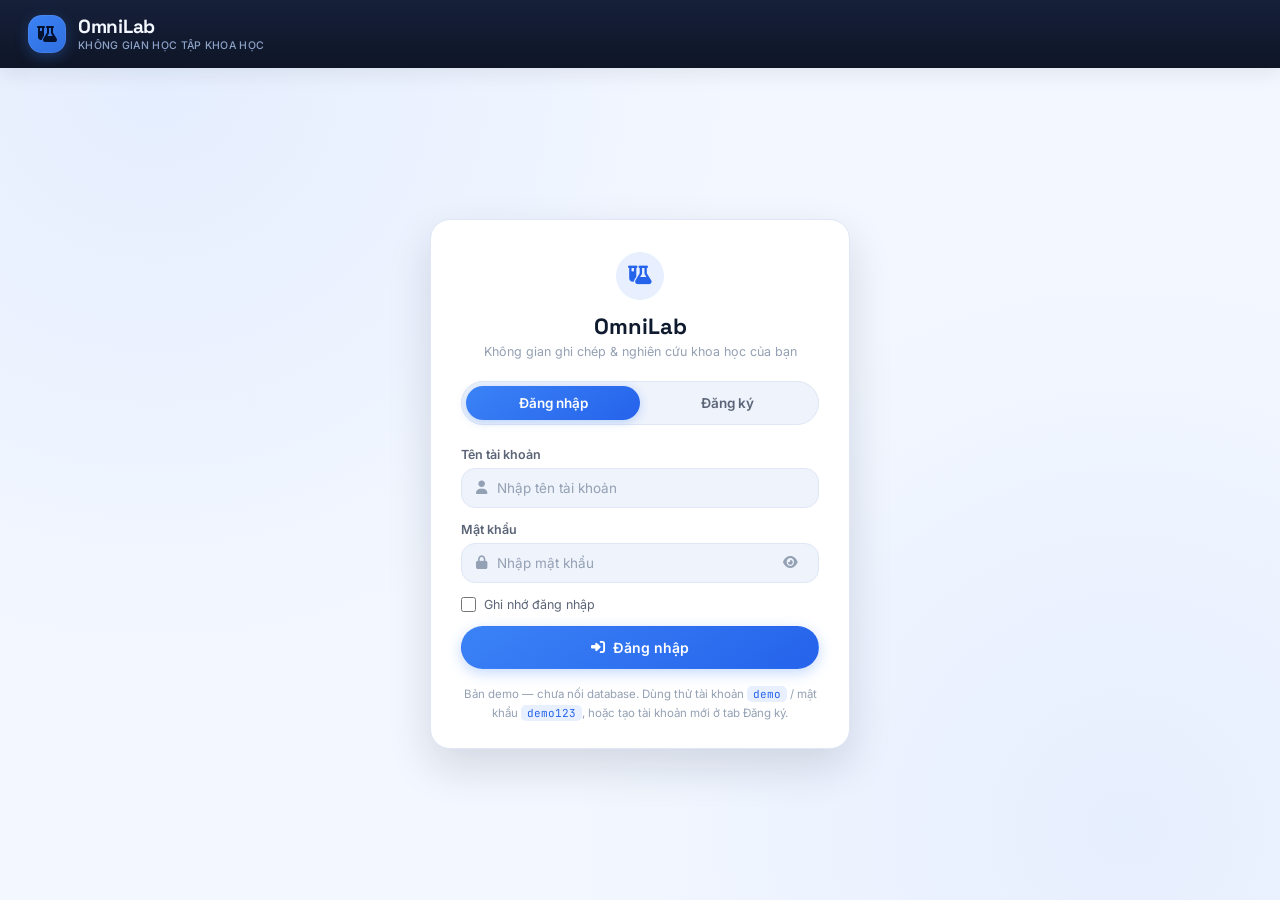
<file: home/home.html>
<!DOCTYPE html>
<html lang="vi">
<head>
    <meta charset="UTF-8">
    <meta name="viewport" content="width=device-width, initial-scale=1.0, maximum-scale=1.0">
    <title>OmniLab — Trang chủ</title>
    <meta name="description" content="OmniLab: nơi lưu trữ và tổ chức các ghi chú khoa học của bạn theo thư mục.">

    <link rel="preconnect" href="https://fonts.googleapis.com">
    <link rel="preconnect" href="https://fonts.gstatic.com" crossorigin>
    <link href="https://fonts.googleapis.com/css2?family=Space+Grotesk:wght@500;600;700&family=Inter:wght@300;400;500;600;700&family=JetBrains+Mono:wght@400;500;600;700&display=swap" rel="stylesheet">

    <link rel="stylesheet" href="https://cdnjs.cloudflare.com/ajax/libs/font-awesome/6.4.0/css/all.min.css">
    <link rel="stylesheet" href="home.css">

    <link rel="icon" href="data:image/svg+xml,%3Csvg xmlns='http://www.w3.org/2000/svg' viewBox='0 0 100 100'%3E%3Ctext y='.9em' font-size='90'%3E%F0%9F%A7%AA%3C/text%3E%3C/svg%3E">
</head>
<body>

    <!-- HEADER -->
    <header class="home-header">
        <a href="home.html" class="brand">
            <span class="logo-mark"><i class="fa-solid fa-flask-vial"></i></span>
            <div class="brand-text">
                <span class="logo-text">OmniLab</span>
                <span class="logo-tagline">Không gian học tập khoa học</span>
            </div>
        </a>

        <div class="header-user hidden" id="header-user">
            <span class="user-chip">
                <span class="user-avatar" id="user-avatar">?</span>
                <span class="user-name" id="user-name-label">—</span>
            </span>
            <button id="btn-logout" class="ghost-btn" title="Đăng xuất">
                <i class="fa-solid fa-right-from-bracket"></i><span>Đăng xuất</span>
            </button>
        </div>
    </header>

    <!-- ============================================================
         AUTH VIEW — Đăng nhập / Đăng ký (demo, chưa nối database)
         ============================================================ -->
    <main id="auth-view" class="auth-view">
        <div class="auth-card">
            <div class="auth-card-head">
                <span class="auth-badge"><i class="fa-solid fa-flask-vial"></i></span>
                <h1>OmniLab</h1>
                <p>Không gian ghi chép &amp; nghiên cứu khoa học của bạn</p>
            </div>

            <div class="auth-tabs" role="tablist">
                <button type="button" class="auth-tab active" data-tab="login" role="tab" aria-selected="true">Đăng nhập</button>
                <button type="button" class="auth-tab" data-tab="register" role="tab" aria-selected="false">Đăng ký</button>
                <span class="auth-tab-thumb" aria-hidden="true"></span>
            </div>

            <!-- LOGIN FORM -->
            <form id="login-form" class="auth-form active" novalidate>
                <label class="field">
                    <span class="field-label">Tên tài khoản</span>
                    <span class="field-input">
                        <i class="fa-solid fa-user"></i>
                        <input type="text" id="login-username" autocomplete="username" placeholder="Nhập tên tài khoản" required>
                    </span>
                </label>

                <label class="field">
                    <span class="field-label">Mật khẩu</span>
                    <span class="field-input">
                        <i class="fa-solid fa-lock"></i>
                        <input type="password" id="login-password" autocomplete="current-password" placeholder="Nhập mật khẩu" required>
                        <button type="button" class="field-eye" data-toggle-for="login-password" title="Hiện/ẩn mật khẩu"><i class="fa-solid fa-eye"></i></button>
                    </span>
                </label>

                <div class="field-row-between">
                    <label class="checkbox-row">
                        <input type="checkbox" id="login-remember">
                        <span>Ghi nhớ đăng nhập</span>
                    </label>
                </div>

                <p class="form-error" id="login-error"></p>

                <button type="submit" class="primary-btn full">
                    <i class="fa-solid fa-right-to-bracket"></i> Đăng nhập
                </button>

                <p class="auth-hint">
                    Bản demo — chưa nối database. Dùng thử tài khoản
                    <code>demo</code> / mật khẩu <code>demo123</code>, hoặc tạo tài khoản mới ở tab Đăng ký.
                </p>
            </form>

            <!-- REGISTER FORM -->
            <form id="register-form" class="auth-form" novalidate>
                <label class="field">
                    <span class="field-label">Tên tài khoản</span>
                    <span class="field-input">
                        <i class="fa-solid fa-user"></i>
                        <input type="text" id="reg-username" autocomplete="username" placeholder="VD: nguyenvana" required>
                    </span>
                </label>

                <label class="field">
                    <span class="field-label">Mật khẩu</span>
                    <span class="field-input">
                        <i class="fa-solid fa-lock"></i>
                        <input type="password" id="reg-password" autocomplete="new-password" placeholder="Tối thiểu 6 ký tự" required>
                        <button type="button" class="field-eye" data-toggle-for="reg-password" title="Hiện/ẩn mật khẩu"><i class="fa-solid fa-eye"></i></button>
                    </span>
                </label>

                <label class="field">
                    <span class="field-label">Xác nhận mật khẩu</span>
                    <span class="field-input">
                        <i class="fa-solid fa-lock"></i>
                        <input type="password" id="reg-confirm" autocomplete="new-password" placeholder="Nhập lại mật khẩu" required>
                        <button type="button" class="field-eye" data-toggle-for="reg-confirm" title="Hiện/ẩn mật khẩu"><i class="fa-solid fa-eye"></i></button>
                    </span>
                </label>

                <div class="field-2col">
                    <label class="field">
                        <span class="field-label">Số điện thoại</span>
                        <span class="field-input">
                            <i class="fa-solid fa-phone"></i>
                            <input type="tel" id="reg-phone" autocomplete="tel" placeholder="09xxxxxxxx" required>
                        </span>
                    </label>

                    <label class="field">
                        <span class="field-label">Ngày sinh</span>
                        <span class="field-input">
                            <i class="fa-solid fa-cake-candles"></i>
                            <input type="date" id="reg-dob" autocomplete="bday" required>
                        </span>
                    </label>
                </div>

                <p class="form-error" id="register-error"></p>

                <button type="submit" class="primary-btn full">
                    <i class="fa-solid fa-user-plus"></i> Tạo tài khoản
                </button>

                <p class="auth-hint">
                    Thông tin đăng ký hiện được lưu tạm trên trình duyệt của bạn (demo) — sẽ được thay bằng cơ sở dữ liệu thật sau.
                </p>
            </form>
        </div>
    </main>

    <!-- ============================================================
         DASHBOARD VIEW — Thư mục &amp; các ghi chú đã lưu (demo)
         ============================================================ -->
    <main id="dashboard-view" class="dashboard-view hidden">
        <div class="dashboard-inner">

            <div class="stats-row">
                <div class="stat-card">
                    <span class="stat-icon accent"><i class="fa-solid fa-folder-open"></i></span>
                    <div>
                        <span class="stat-value" id="stat-folders">0</span>
                        <span class="stat-label">Thư mục</span>
                    </div>
                </div>
                <div class="stat-card">
                    <span class="stat-icon green"><i class="fa-solid fa-file-lines"></i></span>
                    <div>
                        <span class="stat-value" id="stat-files">0</span>
                        <span class="stat-label">Ghi chú đã lưu</span>
                    </div>
                </div>
                <div class="stat-card">
                    <span class="stat-icon amber"><i class="fa-solid fa-clock-rotate-left"></i></span>
                    <div>
                        <span class="stat-value" id="stat-recent">—</span>
                        <span class="stat-label">Cập nhật gần nhất</span>
                    </div>
                </div>
                <div class="stat-card">
                    <span class="stat-icon muted"><i class="fa-solid fa-database"></i></span>
                    <div>
                        <span class="stat-value" id="stat-storage">0 KB</span>
                        <span class="stat-label">Dung lượng (demo)</span>
                    </div>
                </div>
            </div>

            <div class="dashboard-toolbar">
                <nav class="breadcrumb" id="breadcrumb" aria-label="Đường dẫn thư mục">
                    <button type="button" class="crumb" data-crumb="root"><i class="fa-solid fa-house"></i> Trang chủ</button>
                </nav>

                <div class="toolbar-actions">
                    <span class="field-input search-input">
                        <i class="fa-solid fa-magnifying-glass"></i>
                        <input type="text" id="search-input" placeholder="Tìm thư mục hoặc ghi chú…">
                    </span>
                    <button type="button" id="btn-new-folder" class="ghost-btn">
                        <i class="fa-solid fa-folder-plus"></i><span>Thư mục mới</span>
                    </button>
                    <button type="button" id="btn-new-note" class="primary-btn">
                        <i class="fa-solid fa-plus"></i><span>Ghi chú mới</span>
                    </button>
                </div>
            </div>

            <!-- Folder grid (root level) -->
            <section id="folder-grid" class="card-grid"></section>

            <!-- File grid (inside a folder) -->
            <section id="file-grid" class="card-grid hidden"></section>

            <div id="empty-state" class="empty-state hidden">
                <i class="fa-solid fa-inbox"></i>
                <p>Chưa có gì ở đây. Hãy tạo thư mục hoặc ghi chú mới để bắt đầu.</p>
            </div>
        </div>
    </main>

    <!-- Reusable name-prompt dialog (new folder / rename) -->
    <div id="prompt-modal" class="dialog-overlay hidden">
        <div class="dialog-box">
            <h3 id="prompt-title"><i class="fa-solid fa-folder-plus"></i> Thư mục mới</h3>
            <div class="dialog-field">
                <input type="text" id="prompt-input" placeholder="Nhập tên…" autocomplete="off" maxlength="60">
            </div>
            <div class="dialog-actions">
                <button class="dialog-btn ghost" id="prompt-cancel">Hủy</button>
                <button class="dialog-btn primary" id="prompt-ok">Lưu</button>
            </div>
        </div>
    </div>

    <!-- Reusable confirm dialog (delete) -->
    <div id="confirm-modal" class="dialog-overlay hidden">
        <div class="dialog-box">
            <h3 id="confirm-title"><i class="fa-solid fa-triangle-exclamation"></i> Xác nhận</h3>
            <p class="dialog-sub" id="confirm-message"></p>
            <div class="dialog-actions">
                <button class="dialog-btn ghost" id="confirm-cancel">Hủy</button>
                <button class="dialog-btn danger" id="confirm-ok">Xóa</button>
            </div>
        </div>
    </div>

    <div id="toast-stack" class="toast-stack" aria-live="polite"></div>

    <script src="home.js"></script>
</body>
</html>
</file>
<file: home/home.css>
/* ==========================================================================
   OMNILAB — TRANG CHỦ (Homepage) Design System
   Soft-blue, rounded, modern "scientific dashboard" look. Shares the type
   scale & shadow language of the workspace, but with a lighter blue accent.
   ========================================================================== */

:root {
    --ink-950: #0a0f1a;
    --ink-900: #0e1526;
    --ink-800: #16203a;
    --ink-700: #202b47;

    --paper: #f3f7ff;
    --paper-panel: #ffffff;
    --paper-sunken: #eef3fc;

    --accent: #3b82f6;          /* soft blue accent */
    --accent-hover: #2563eb;
    --accent-soft: #e8f0ff;
    --accent-glow: rgba(59, 130, 246, 0.30);

    --signal-green: #22c55e;
    --signal-amber: #f0a028;
    --signal-red: #e5484d;

    --text-ink: #101a2e;
    --text-muted: #5b6577;
    --text-faint: #94a0b3;
    --border-color: #dfe6f5;

    --shadow-sm: 0 1px 2px rgba(16, 26, 46, 0.05), 0 1px 3px rgba(16, 26, 46, 0.07);
    --shadow-md: 0 6px 18px rgba(16, 26, 46, 0.08);
    --shadow-lg: 0 18px 44px rgba(16, 26, 46, 0.14);

    --radius-full: 999px;
    --radius-lg: 20px;
    --radius-md: 14px;
    --radius-sm: 9px;

    --font-display: 'Space Grotesk', 'Inter', system-ui, sans-serif;
    --font-body: 'Inter', system-ui, -apple-system, sans-serif;
    --font-mono: 'JetBrains Mono', monospace;

    --transition: all 0.18s cubic-bezier(0.4, 0, 0.2, 1);
    --transition-slow: all 0.32s cubic-bezier(0.16, 1, 0.3, 1);
}

* { box-sizing: border-box; margin: 0; padding: 0; }

body {
    font-family: var(--font-body);
    background-color: var(--paper);
    background-image:
        radial-gradient(circle at 12% 8%, rgba(59, 130, 246, 0.08), transparent 42%),
        radial-gradient(circle at 88% 92%, rgba(59, 130, 246, 0.07), transparent 40%);
    color: var(--text-ink);
    min-height: 100vh;
}

.hidden { display: none !important; }

::selection { background: var(--accent-glow); }
::-webkit-scrollbar { width: 10px; height: 10px; }
::-webkit-scrollbar-track { background: transparent; }
::-webkit-scrollbar-thumb { background: var(--border-color); border-radius: var(--radius-full); border: 2px solid transparent; background-clip: padding-box; }
::-webkit-scrollbar-thumb:hover { background: var(--text-faint); background-clip: padding-box; }

/* --------------------------------------------------------------------------
   HEADER
   -------------------------------------------------------------------------- */
.home-header {
    height: 68px;
    display: flex;
    align-items: center;
    justify-content: space-between;
    padding: 0 28px;
    background-color: var(--ink-900);
    background-image: linear-gradient(180deg, var(--ink-800) 0%, var(--ink-900) 100%);
    box-shadow: var(--shadow-md);
}

.brand { display: flex; align-items: center; gap: 12px; text-decoration: none; }

.logo-mark {
    width: 38px; height: 38px;
    border-radius: var(--radius-md);
    display: flex; align-items: center; justify-content: center;
    background: linear-gradient(145deg, var(--accent), #2f6fe0);
    color: #04122f;
    font-size: 16px;
    box-shadow: 0 0 0 1px rgba(255,255,255,0.08) inset, 0 4px 14px var(--accent-glow);
}

.brand-text { display: flex; flex-direction: column; line-height: 1.1; }
.logo-text { font-family: var(--font-display); font-size: 19px; font-weight: 700; color: #f4f8ff; letter-spacing: -0.3px; }
.logo-tagline { font-size: 10.5px; font-weight: 500; color: #8ea3c8; letter-spacing: 0.3px; text-transform: uppercase; margin-top: 2px; }

.header-user { display: flex; align-items: center; gap: 12px; }

.user-chip {
    display: flex; align-items: center; gap: 9px;
    background: rgba(255,255,255,0.06);
    border: 1px solid rgba(255,255,255,0.1);
    padding: 6px 14px 6px 6px;
    border-radius: var(--radius-full);
}

.user-avatar {
    width: 30px; height: 30px;
    border-radius: 50%;
    background: linear-gradient(145deg, var(--accent), #2f6fe0);
    color: #04122f;
    font-family: var(--font-display);
    font-weight: 700;
    font-size: 13px;
    display: flex; align-items: center; justify-content: center;
    flex-shrink: 0;
}

.user-name { font-size: 13px; font-weight: 600; color: #e7ecf5; }

.ghost-btn, .primary-btn {
    display: inline-flex; align-items: center; gap: 8px;
    padding: 10px 18px;
    border-radius: var(--radius-full);
    font-family: var(--font-body);
    font-size: 13.5px;
    font-weight: 600;
    cursor: pointer;
    border: 1px solid transparent;
    transition: var(--transition);
    white-space: nowrap;
}

.ghost-btn {
    background-color: rgba(255,255,255,0.06);
    color: #dbe6f5;
    border-color: rgba(255,255,255,0.12);
}
.ghost-btn:hover { background-color: rgba(255,255,255,0.14); }

/* Ghost button used inside the light dashboard toolbar needs a light variant */
.dashboard-toolbar .ghost-btn {
    background-color: var(--paper-panel);
    color: var(--text-ink);
    border-color: var(--border-color);
}
.dashboard-toolbar .ghost-btn:hover { background-color: var(--accent-soft); color: var(--accent-hover); border-color: var(--accent-soft); }

.primary-btn {
    background: linear-gradient(145deg, var(--accent), var(--accent-hover));
    color: #ffffff;
    box-shadow: 0 4px 14px var(--accent-glow);
}
.primary-btn:hover { filter: brightness(1.06); transform: translateY(-1px); }
.primary-btn.full { width: 100%; justify-content: center; padding: 12px 18px; font-size: 14px; }

/* --------------------------------------------------------------------------
   AUTH VIEW
   -------------------------------------------------------------------------- */
.auth-view {
    min-height: calc(100vh - 68px);
    display: flex;
    align-items: center;
    justify-content: center;
    padding: 40px 20px;
}

.auth-card {
    width: 420px;
    max-width: 100%;
    background: var(--paper-panel);
    border: 1px solid var(--border-color);
    border-radius: var(--radius-lg);
    box-shadow: var(--shadow-lg);
    padding: 32px 30px 26px;
    animation: pop-in 0.25s cubic-bezier(0.16, 1, 0.3, 1);
}

@keyframes pop-in {
    from { opacity: 0; transform: translateY(10px) scale(0.98); }
    to { opacity: 1; transform: translateY(0) scale(1); }
}

.auth-card-head { text-align: center; margin-bottom: 22px; }

.auth-badge {
    width: 48px; height: 48px;
    border-radius: 50%;
    display: inline-flex; align-items: center; justify-content: center;
    background: var(--accent-soft);
    color: var(--accent-hover);
    font-size: 19px;
    margin-bottom: 12px;
}

.auth-card-head h1 { font-family: var(--font-display); font-size: 22px; font-weight: 700; color: var(--text-ink); }
.auth-card-head p { font-size: 12.5px; color: var(--text-faint); margin-top: 4px; }

.auth-tabs {
    position: relative;
    display: flex;
    background: var(--paper-sunken);
    border: 1px solid var(--border-color);
    padding: 4px;
    border-radius: var(--radius-full);
    margin-bottom: 22px;
}

.auth-tab {
    position: relative;
    z-index: 2;
    flex: 1;
    border: none;
    background: transparent;
    padding: 9px 0;
    border-radius: var(--radius-full);
    font-family: var(--font-body);
    font-size: 13.5px;
    font-weight: 600;
    color: var(--text-muted);
    cursor: pointer;
    transition: var(--transition);
}
.auth-tab.active { color: #ffffff; }

.auth-tab-thumb {
    position: absolute;
    top: 4px; left: 4px;
    width: calc(50% - 4px);
    height: calc(100% - 8px);
    background: linear-gradient(145deg, var(--accent), var(--accent-hover));
    border-radius: var(--radius-full);
    box-shadow: 0 2px 10px var(--accent-glow);
    transition: var(--transition-slow);
    z-index: 1;
}
.auth-tabs[data-active="register"] .auth-tab-thumb { transform: translateX(100%); }

.auth-form { display: none; flex-direction: column; gap: 14px; }
.auth-form.active { display: flex; }

.field { display: flex; flex-direction: column; gap: 6px; }
.field-label { font-size: 12.5px; font-weight: 600; color: var(--text-muted); }

.field-input {
    display: flex;
    align-items: center;
    gap: 10px;
    background: var(--paper-sunken);
    border: 1px solid var(--border-color);
    border-radius: var(--radius-md);
    padding: 0 14px;
    transition: var(--transition);
}
.field-input:focus-within { border-color: var(--accent); box-shadow: 0 0 0 3px var(--accent-soft); background: var(--paper-panel); }
.field-input i:first-child { color: var(--text-faint); font-size: 13px; flex-shrink: 0; }

.field-input input {
    flex: 1;
    border: none;
    background: transparent;
    outline: none;
    padding: 11px 0;
    font-family: var(--font-body);
    font-size: 13.5px;
    color: var(--text-ink);
    min-width: 0;
}
.field-input input::placeholder { color: var(--text-faint); }

.field-eye {
    border: none;
    background: transparent;
    color: var(--text-faint);
    cursor: pointer;
    padding: 6px;
    flex-shrink: 0;
}
.field-eye:hover { color: var(--accent); }

.field-2col { display: grid; grid-template-columns: 1fr 1fr; gap: 12px; }

.field-row-between { display: flex; align-items: center; justify-content: space-between; }

.checkbox-row { display: flex; align-items: center; gap: 8px; font-size: 12.5px; color: var(--text-muted); cursor: pointer; }
.checkbox-row input { accent-color: var(--accent); width: 15px; height: 15px; cursor: pointer; }

.form-error {
    font-size: 12px;
    font-weight: 600;
    color: var(--signal-red);
    min-height: 1px;
    display: none;
}
.form-error.show { display: block; }

.auth-hint {
    font-size: 11.5px;
    color: var(--text-faint);
    line-height: 1.6;
    text-align: center;
    margin-top: 2px;
}
.auth-hint code {
    font-family: var(--font-mono);
    background: var(--accent-soft);
    color: var(--accent-hover);
    padding: 1px 6px;
    border-radius: 5px;
    font-size: 11px;
}

/* --------------------------------------------------------------------------
   DASHBOARD VIEW
   -------------------------------------------------------------------------- */
.dashboard-view { padding: 30px 5vw 60px; }
.dashboard-inner { max-width: 1180px; margin: 0 auto; }

.stats-row {
    display: grid;
    grid-template-columns: repeat(4, 1fr);
    gap: 16px;
    margin-bottom: 26px;
}

.stat-card {
    display: flex;
    align-items: center;
    gap: 14px;
    background: var(--paper-panel);
    border: 1px solid var(--border-color);
    border-radius: var(--radius-lg);
    padding: 18px 20px;
    box-shadow: var(--shadow-sm);
}

.stat-icon {
    width: 44px; height: 44px;
    border-radius: 50%;
    display: flex; align-items: center; justify-content: center;
    font-size: 16px;
    flex-shrink: 0;
}
.stat-icon.accent { background: var(--accent-soft); color: var(--accent-hover); }
.stat-icon.green { background: rgba(34, 197, 94, 0.12); color: #16a34a; }
.stat-icon.amber { background: rgba(240, 160, 40, 0.14); color: #b6790e; }
.stat-icon.muted { background: var(--paper-sunken); color: var(--text-muted); }

.stat-value { display: block; font-family: var(--font-display); font-size: 19px; font-weight: 700; color: var(--text-ink); line-height: 1.2; }
.stat-label { display: block; font-size: 11.5px; color: var(--text-faint); margin-top: 2px; }

.dashboard-toolbar {
    display: flex;
    align-items: center;
    justify-content: space-between;
    flex-wrap: wrap;
    gap: 12px;
    margin-bottom: 22px;
}

.breadcrumb { display: flex; align-items: center; gap: 6px; flex-wrap: wrap; }
.crumb {
    display: inline-flex; align-items: center; gap: 7px;
    border: none;
    background: var(--paper-panel);
    border: 1px solid var(--border-color);
    padding: 8px 15px;
    border-radius: var(--radius-full);
    font-size: 12.5px;
    font-weight: 600;
    color: var(--text-muted);
    cursor: pointer;
    transition: var(--transition);
}
.crumb:hover { color: var(--accent-hover); border-color: var(--accent-soft); background: var(--accent-soft); }
.crumb.current { background: var(--accent-soft); color: var(--accent-hover); border-color: var(--accent-soft); cursor: default; }
.crumb-sep { color: var(--text-faint); font-size: 11px; }

.toolbar-actions { display: flex; align-items: center; gap: 10px; flex-wrap: wrap; }

.search-input { width: 240px; }
.search-input input { padding: 9px 0; font-size: 13px; }

.card-grid {
    display: grid;
    grid-template-columns: repeat(auto-fill, minmax(220px, 1fr));
    gap: 16px;
}

.item-card {
    position: relative;
    display: flex;
    flex-direction: column;
    gap: 12px;
    background: var(--paper-panel);
    border: 1px solid var(--border-color);
    border-radius: var(--radius-lg);
    padding: 18px;
    cursor: pointer;
    transition: var(--transition);
    text-align: left;
}
.item-card:hover { border-color: var(--accent-soft); box-shadow: var(--shadow-md); transform: translateY(-2px); }

.item-card-top { display: flex; align-items: flex-start; justify-content: space-between; gap: 8px; }

.item-icon {
    width: 46px; height: 46px;
    border-radius: var(--radius-md);
    display: flex; align-items: center; justify-content: center;
    font-size: 18px;
    flex-shrink: 0;
}
.item-icon.folder { background: var(--accent-soft); color: var(--accent-hover); }
.item-icon.file { background: rgba(34, 197, 94, 0.12); color: #16a34a; }

.item-menu-btn {
    width: 28px; height: 28px;
    border-radius: 50%;
    border: none;
    background: transparent;
    color: var(--text-faint);
    cursor: pointer;
    flex-shrink: 0;
    transition: var(--transition);
}
.item-menu-btn:hover { background: var(--paper-sunken); color: var(--text-ink); }

.item-menu {
    position: absolute;
    top: 52px;
    right: 14px;
    background: var(--paper-panel);
    border: 1px solid var(--border-color);
    border-radius: var(--radius-md);
    box-shadow: var(--shadow-lg);
    padding: 6px;
    display: none;
    flex-direction: column;
    min-width: 140px;
    z-index: 20;
}
.item-menu.open { display: flex; }
.item-menu button {
    display: flex; align-items: center; gap: 9px;
    border: none;
    background: transparent;
    padding: 9px 10px;
    border-radius: var(--radius-sm);
    font-size: 12.5px;
    font-weight: 500;
    color: var(--text-ink);
    cursor: pointer;
    text-align: left;
}
.item-menu button:hover { background: var(--paper-sunken); }
.item-menu button.danger { color: var(--signal-red); }
.item-menu button.danger:hover { background: rgba(229, 72, 77, 0.1); }

.item-name { font-family: var(--font-display); font-size: 14.5px; font-weight: 600; color: var(--text-ink); word-break: break-word; }

.item-meta { display: flex; align-items: center; gap: 8px; font-size: 11.5px; color: var(--text-faint); }
.item-meta .dot { width: 3px; height: 3px; border-radius: 50%; background: var(--text-faint); }

.empty-state {
    display: flex;
    flex-direction: column;
    align-items: center;
    justify-content: center;
    padding: 70px 20px;
    color: var(--text-faint);
    text-align: center;
}
.empty-state i { font-size: 40px; margin-bottom: 14px; color: var(--accent); opacity: 0.5; }
.empty-state p { font-size: 13px; max-width: 320px; }

/* --------------------------------------------------------------------------
   DIALOGS (shared pattern with the workspace app)
   -------------------------------------------------------------------------- */
.dialog-overlay {
    position: fixed; inset: 0;
    background: rgba(10, 15, 26, 0.5);
    backdrop-filter: blur(3px);
    display: flex; align-items: center; justify-content: center;
    z-index: 2000;
    animation: fade-in 0.15s ease;
}
.dialog-overlay.hidden { display: none; }
@keyframes fade-in { from { opacity: 0; } to { opacity: 1; } }

.dialog-box {
    width: 360px;
    max-width: calc(100vw - 40px);
    background: var(--paper-panel);
    border: 1px solid var(--border-color);
    border-radius: var(--radius-lg);
    box-shadow: var(--shadow-lg);
    padding: 22px;
    animation: pop-in 0.2s cubic-bezier(0.16, 1, 0.3, 1);
}

.dialog-box h3 { font-family: var(--font-display); font-size: 16px; font-weight: 700; display: flex; align-items: center; gap: 8px; color: var(--text-ink); margin-bottom: 14px; }
.dialog-box h3 i { color: var(--accent); }
.dialog-sub { font-size: 13px; color: var(--text-muted); line-height: 1.55; margin-bottom: 16px; }

.dialog-field {
    background: var(--paper-sunken);
    border: 1px solid var(--border-color);
    border-radius: var(--radius-md);
    padding: 4px 12px;
    margin-bottom: 18px;
}
.dialog-field input { width: 100%; border: none; background: transparent; outline: none; font-family: var(--font-body); font-size: 14px; color: var(--text-ink); padding: 9px 0; }

.dialog-actions { display: flex; justify-content: flex-end; gap: 10px; }
.dialog-btn { padding: 9px 18px; border-radius: var(--radius-full); border: none; font-size: 13px; font-weight: 600; cursor: pointer; transition: var(--transition); font-family: var(--font-body); }
.dialog-btn.ghost { background: var(--paper-sunken); color: var(--text-muted); border: 1px solid var(--border-color); }
.dialog-btn.ghost:hover { background: var(--border-color); }
.dialog-btn.primary { background: linear-gradient(145deg, var(--accent), var(--accent-hover)); color: #fff; }
.dialog-btn.primary:hover { filter: brightness(1.08); }
.dialog-btn.danger { background: var(--signal-red); color: #fff; }
.dialog-btn.danger:hover { background: #c9393e; }

/* --------------------------------------------------------------------------
   TOASTS
   -------------------------------------------------------------------------- */
.toast-stack { position: fixed; bottom: 22px; left: 50%; transform: translateX(-50%); display: flex; flex-direction: column; gap: 8px; z-index: 3000; align-items: center; }
.toast { display: flex; align-items: center; gap: 10px; background: var(--ink-900); color: #e7ecf5; padding: 11px 18px; border-radius: var(--radius-full); font-size: 13px; font-weight: 500; box-shadow: var(--shadow-lg); border: 1px solid var(--ink-700); animation: toast-in 0.25s cubic-bezier(0.16, 1, 0.3, 1); }
.toast i { color: var(--accent); }
.toast.error i { color: var(--signal-red); }
.toast.fade-out { animation: toast-out 0.2s ease forwards; }
@keyframes toast-in { from { opacity: 0; transform: translateY(12px); } to { opacity: 1; transform: translateY(0); } }
@keyframes toast-out { to { opacity: 0; transform: translateY(6px); } }

/* --------------------------------------------------------------------------
   RESPONSIVE
   -------------------------------------------------------------------------- */
@media (max-width: 900px) {
    .stats-row { grid-template-columns: repeat(2, 1fr); }
    .search-input { width: 100%; order: 3; }
    .toolbar-actions { width: 100%; }
    .ghost-btn span, .primary-btn span { display: inline; }
}

@media (max-width: 560px) {
    .home-header { padding: 0 16px; }
    .logo-tagline { display: none; }
    .user-name { display: none; }
    .field-2col { grid-template-columns: 1fr; }
    .stats-row { grid-template-columns: 1fr 1fr; }
    .dashboard-view { padding: 22px 4vw 40px; }
    .card-grid { grid-template-columns: repeat(auto-fill, minmax(150px, 1fr)); }
}

@media (prefers-reduced-motion: reduce) {
    *, *::before, *::after { animation-duration: 0.001ms !important; transition-duration: 0.001ms !important; }
}
</file>
